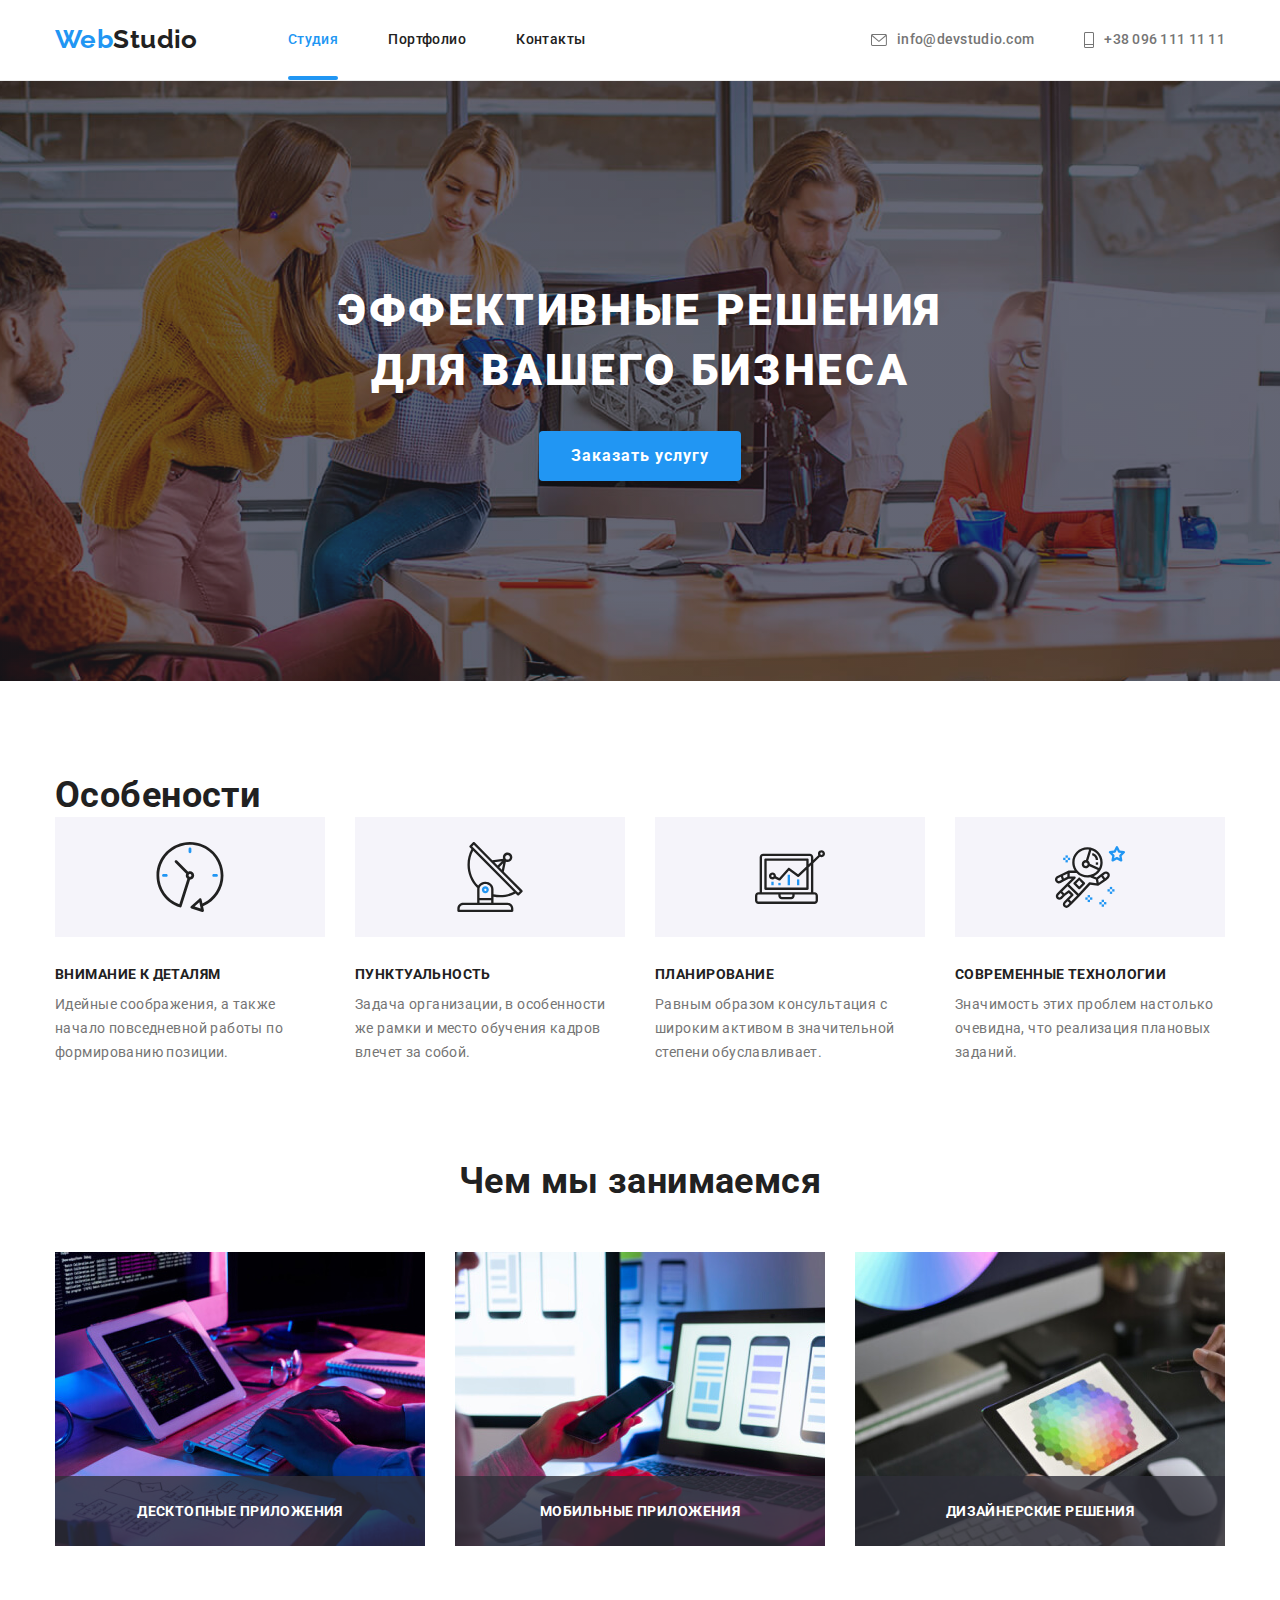
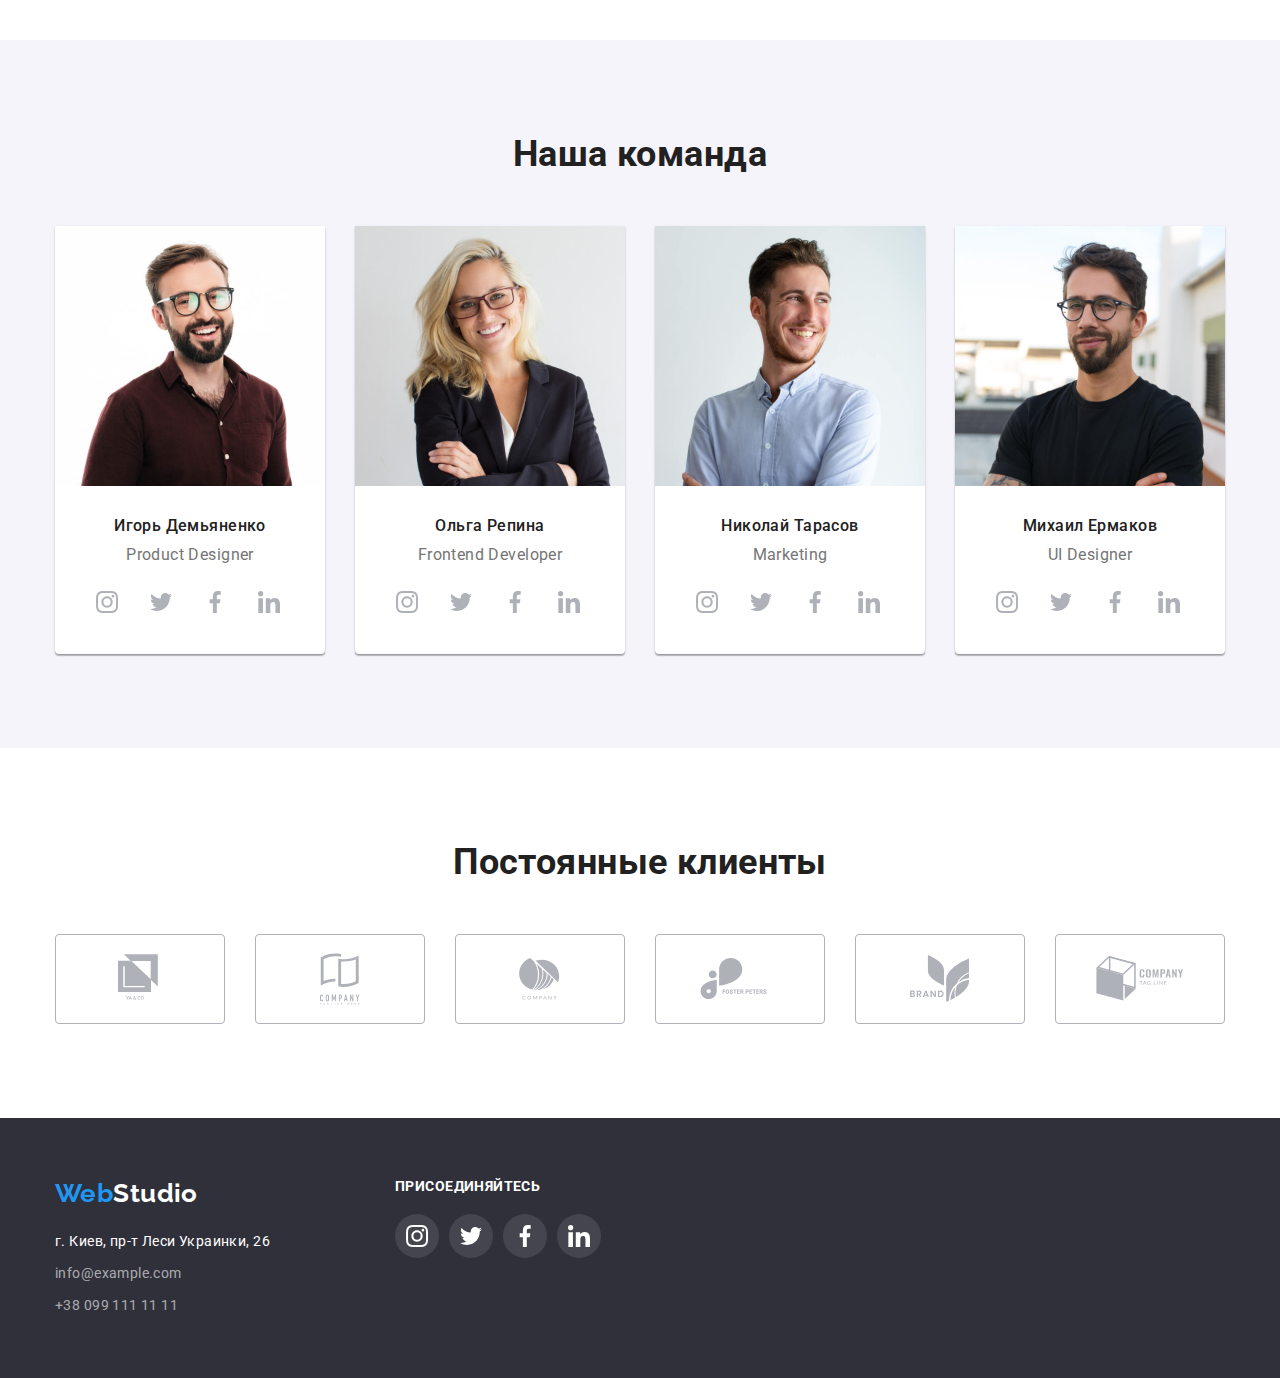
<file: index.html>
<!DOCTYPE html>
<html lang="ru">
  <head>
    <meta charset="UTF-8" />
    <meta name="viewport" content="width=device-width, initial-scale=1.0" />
    <title>Document</title>
    <link rel="preconnect" href="https://fonts.gstatic.com" />
    <link
      href="https://fonts.googleapis.com/css2?family=Raleway:wght@700&family=Roboto:wght@400;500;700;900&display=swap"
      rel="stylesheet"
    />
    <link
      rel="stylesheet"
      href="https://cdnjs.cloudflare.com/ajax/libs/modern-normalize/1.0.0/modern-normalize.min.css"
    />
    <link rel="stylesheet" href="./CSS/style.css" />
  </head>
  <body>
    <!--Шапка-->
    <header class="page-header">
      <div class="header-container container">
        <nav class="nav-header">
          <a href="/" class="logo">Web<span class="logo-color">Studio</span></a>

          <ul class="site-nav">
            <li class="nav-item"><a href="./index.html" class="link current">Студия</a></li>
            <li class="nav-item"><a href="./portfolio.html" class="link">Портфолио</a></li>
            <li class="nav-item"><a href="" class="link">Контакты</a></li>
          </ul>
        </nav>

        <ul class="second-nav">
          <li class="nav-item">
            <a href="" class="link">
              <svg class="second-nav-mail">
                <use class="second-nav-icon" href="./images/sprite.svg#mail"></use>
              </svg>
              info@devstudio.com
            </a>
          </li>
          <li class="nav-item">
            <a href="" class="link">
              <svg class="second-nav-smartphone">
                <use class="second-nav-icon" href="./images/sprite.svg#smartphone"></use>
              </svg>
              +38 096 111 11 11
            </a>
          </li>
        </ul>
      </div>
    </header>

    <main>
      <!--Герой-->
      <section class="hero-page">
        <div class="container">
          <h1 class="hero-title">
            Эффективные решения<br />
            для вашего бизнеса
          </h1>
          <button type="button" data-modal-open class="hero-btn">Заказать услугу</button>
        </div>
      </section>

      <!--Особенности-->
      <section class="section section-features">
        <div class="container">
          <h2 class="section-title" class="visually-hidden">Особености</h2>
          <ul class="features-list">
            <li class="features-item bgf-img1">
              <h3 class="section-title features">Внимание к деталям</h3>
              <p class="features-text">
                Идейные соображения, а также начало повседневной работы по формированию позиции.
              </p>
            </li>

            <li class="features-item bgf-img2">
              <h3 class="section-title features">Пунктуальность</h3>
              <p class="features-text">
                Задача организации, в особенности же рамки и место обучения кадров влечет за собой.
              </p>
            </li>

            <li class="features-item bgf-img3">
              <h3 class="section-title features">Планирование</h3>
              <p class="features-text">
                Равным образом консультация с широким активом в значительной степени обуславливает.
              </p>
            </li>

            <li class="features-item bgf-img4">
              <h3 class="section-title features">Современные технологии</h3>
              <p class="features-text">Значимость этих проблем настолько очевидна, что реализация плановых заданий.</p>
            </li>
          </ul>
        </div>
      </section>

      <!--Чем занимаемся-->
      <section class="section section-work">
        <div class="container">
          <h2 class="section-title name-page">Чем мы занимаемся</h2>
          <ul class="work-title">
            <li class="work-item">
              <img src="./images/Dex.jpg" alt="Декстопные приложения" width="370" />
              <p class="work-text">Десктопные приложения</p>
            </li>
            <li class="work-item">
              <img src="./images/phone.jpg" alt="Мобильные Приложения" width="370" />
              <p class="work-text">Мобильные приложения</p>
            </li>
            <li class="work-item">
              <img src="./images/dis.jpg" alt="Дизайнерские решения" width="370" />
              <p class="work-text">Дизайнерские решения</p>
            </li>
          </ul>
        </div>
      </section>

      <!--Команда-->
      <section class="section-comand">
        <div class="container">
          <h2 class="section-title name-page">Наша команда</h2>
          <ul class="team-list">
            <li class="team-item">
              <div class="team-img-container">
                <img src="./images/igor.jpg" alt="Игорь Демьяненко" width="270" />
              </div>
              <div class="team-text-container">
                <h3 class="section-title name">Игорь Демьяненко</h3>
                <p class="comand-text">Product Designer</p>
                <ul class="network-list">
                  <li class="network-item">
                    <a href="" class="network-link">
                      <svg class="network-icon">
                        <use class="icon" href="./images/sprite.svg#instagram"></use>
                      </svg>
                    </a>
                  </li>
                  <li class="network-item">
                    <a href="" class="network-link">
                      <svg class="network-icon">
                        <use class="icon" href="./images/sprite.svg#twitter"></use>
                      </svg>
                    </a>
                  </li>
                  <li class="network-item">
                    <a href="" class="network-link">
                      <svg class="network-icon">
                        <use class="icon" href="./images/sprite.svg#facebook"></use>
                      </svg>
                    </a>
                  </li>
                  <li class="network-item">
                    <a href="" class="network-link">
                      <svg class="network-icon">
                        <use class="icon" href="./images/sprite.svg#linkedin"></use>
                      </svg>
                    </a>
                  </li>
                </ul>
              </div>
            </li>

            <li class="team-item">
              <div class="team-img-container">
                <img src="./images/olga.jpg" alt="Ольга Репина" width="270" />
              </div>
              <div class="team-text-container">
                <h3 class="section-title name">Ольга Репина</h3>
                <p class="comand-text">Frontend Developer</p>
                <ul class="network-list">
                  <li class="network-item">
                    <a href="" class="network-link">
                      <svg class="network-icon">
                        <use class="icon" href="./images/sprite.svg#instagram"></use>
                      </svg>
                    </a>
                  </li>
                  <li class="network-item">
                    <a href="" class="network-link">
                      <svg class="network-icon">
                        <use class="icon" href="./images/sprite.svg#twitter"></use>
                      </svg>
                    </a>
                  </li>
                  <li class="network-item">
                    <a href="" class="network-link">
                      <svg class="network-icon">
                        <use class="icon" href="./images/sprite.svg#facebook"></use>
                      </svg>
                    </a>
                  </li>
                  <li class="network-item">
                    <a href="" class="network-link">
                      <svg class="network-icon">
                        <use class="icon" href="./images/sprite.svg#linkedin"></use>
                      </svg>
                    </a>
                  </li>
                </ul>
              </div>
            </li>

            <li class="team-item">
              <div class="team-img-container">
                <img src="./images/nikolya.jpg" alt="Николай Тарасов" width="270" />
              </div>
              <div class="team-text-container">
                <h3 class="section-title name">Николай Тарасов</h3>
                <p class="comand-text">Marketing</p>
                <ul class="network-list">
                  <li class="network-item">
                    <a href="" class="network-link">
                      <svg class="network-icon">
                        <use class="icon" href="./images/sprite.svg#instagram"></use>
                      </svg>
                    </a>
                  </li>
                  <li class="network-item">
                    <a href="" class="network-link">
                      <svg class="network-icon">
                        <use class="icon" href="./images/sprite.svg#twitter"></use>
                      </svg>
                    </a>
                  </li>
                  <li class="network-item">
                    <a href="" class="network-link">
                      <svg class="network-icon">
                        <use class="icon" href="./images/sprite.svg#facebook"></use>
                      </svg>
                    </a>
                  </li>
                  <li class="network-item">
                    <a href="" class="network-link">
                      <svg class="network-icon">
                        <use class="icon" href="./images/sprite.svg#linkedin"></use>
                      </svg>
                    </a>
                  </li>
                </ul>
              </div>
            </li>

            <li class="team-item">
              <div class="team-img-container">
                <img src="./images/mihail.jpg" alt="Михаил Ермаков" width="270" />
              </div>
              <div class="team-text-container">
                <h3 class="section-title name">Михаил Ермаков</h3>
                <p class="comand-text">UI Designer</p>
                <ul class="network-list">
                  <li class="network-item">
                    <a href="" class="network-link">
                      <svg class="network-icon">
                        <use class="icon" href="./images/sprite.svg#instagram"></use>
                      </svg>
                    </a>
                  </li>
                  <li class="network-item">
                    <a href="" class="network-link">
                      <svg class="network-icon">
                        <use class="icon" href="./images/sprite.svg#twitter"></use>
                      </svg>
                    </a>
                  </li>
                  <li class="network-item">
                    <a href="" class="network-link">
                      <svg class="network-icon">
                        <use class="icon" href="./images/sprite.svg#facebook"></use>
                      </svg>
                    </a>
                  </li>
                  <li class="network-item">
                    <a href="" class="network-link">
                      <svg class="network-icon">
                        <use class="icon" href="./images/sprite.svg#linkedin"></use>
                      </svg>
                    </a>
                  </li>
                </ul>
              </div>
            </li>
          </ul>
        </div>
      </section>

      <!-- Наши Клиенты -->
      <section class="section section-clients">
        <div class="container">
          <h2 class="section-title name-page">Постоянные клиенты</h2>
          <ul class="clients-list">
            <li class="clients-item">
              <a href="" class="clients-link">
                <svg class="clients-img" width="44px" height="49px">
                  <use class="clients-logo" href="./images/sprite.svg#logo1"></use>
                </svg>
              </a>
            </li>
            <li class="clients-item">
              <a href="" class="clients-link">
                <svg class="clients-img" width="40px" height="52px">
                  <use class="clients-logo" href="./images/sprite.svg#logo2"></use>
                </svg>
              </a>
            </li>
            <li class="clients-item">
              <a href="" class="clients-link">
                <svg class="clients-img" width="41px" height="42px">
                  <use class="clients-logo" href="./images/sprite.svg#logo3"></use>
                </svg>
              </a>
            </li>
            <li class="clients-item">
              <a href="" class="clients-link">
                <svg class="clients-img" width="80px" height="42px">
                  <use class="clients-logo" href="./images/sprite.svg#logo4"></use>
                </svg>
              </a>
            </li>
            <li class="clients-item">
              <a href="" class="clients-link">
                <svg class="clients-img" width="59px" height="47px">
                  <use class="clients-logo" href="./images/sprite.svg#logo5"></use>
                </svg>
              </a>
            </li>
            <li class="clients-item">
              <a href="" class="clients-link">
                <svg class="clients-img" width="88px" height="45px">
                  <use class="clients-logo" href="./images/logo6.svg#logo6"></use>
                </svg>
              </a>
            </li>
          </ul>
        </div>
      </section>
    </main>

    <!--Подвал-->
    <footer class="footer-page">
      <div class="container">
        <div class="footer-address-container">
          <a href="/" class="logo">Web<span class="logo-color footer">Studio</span></a>

          <address class="footer-content">
            <ul class="footer-list">
              <li class="footer-list-item">
                <a href="https://goo.gl/maps/4PFyWTzTnwLAxrPg8 " rel="“noopener" class="link"
                  >г. Киев, пр-т Леси Украинки, 26</a
                >
              </li>
              <li class="footer-list-item">
                <a href="mailto:info@example.com" class="link rgba">info@example.com</a>
              </li>

              <li class="footer-list-item">
                <a href="tel:+380991111111" class="link rgba">+38 099 111 11 11</a>
              </li>
            </ul>
          </address>
        </div>

        <div class="soshial-link-container">
          <h2 class="section-title soshial-link-title">присоединяйтесь</h2>
          <ul class="soshial-link-list">
            <li class="soshial-link-item">
              <a href="" class="soshial-link">
                <svg class="network-icon">
                  <use class="icon" href="./images/sprite.svg#instagram"></use>
                </svg>
              </a>
            </li>
            <li class="soshial-link-item">
              <a href="" class="soshial-link">
                <svg class="network-icon">
                  <use class="icon" href="./images/sprite.svg#twitter"></use>
                </svg>
              </a>
            </li>
            <li class="soshial-link-item">
              <a href="" class="soshial-link">
                <svg class="network-icon">
                  <use class="icon" href="./images/sprite.svg#facebook"></use>
                </svg>
              </a>
            </li>
            <li class="soshial-link-item">
              <a href="" class="soshial-link">
                <svg class="network-icon">
                  <use class="icon" href="./images/sprite.svg#linkedin"></use>
                </svg>
              </a>
            </li>
          </ul>
        </div>
      </div>
    </footer>

    <div class="backdrop is-hidden" data-modal>
      <div class="backdrop-window">
        <button type="button" data-modal-close class="backdrop-btn">
          <svg class="icon-exit">
            <use href="./images/sprite.svg#close-black"></use>
          </svg>
        </button>
      </div>
    </div>

    <script src="./js/modal.js"></script>
  </body>
</html>
</file>
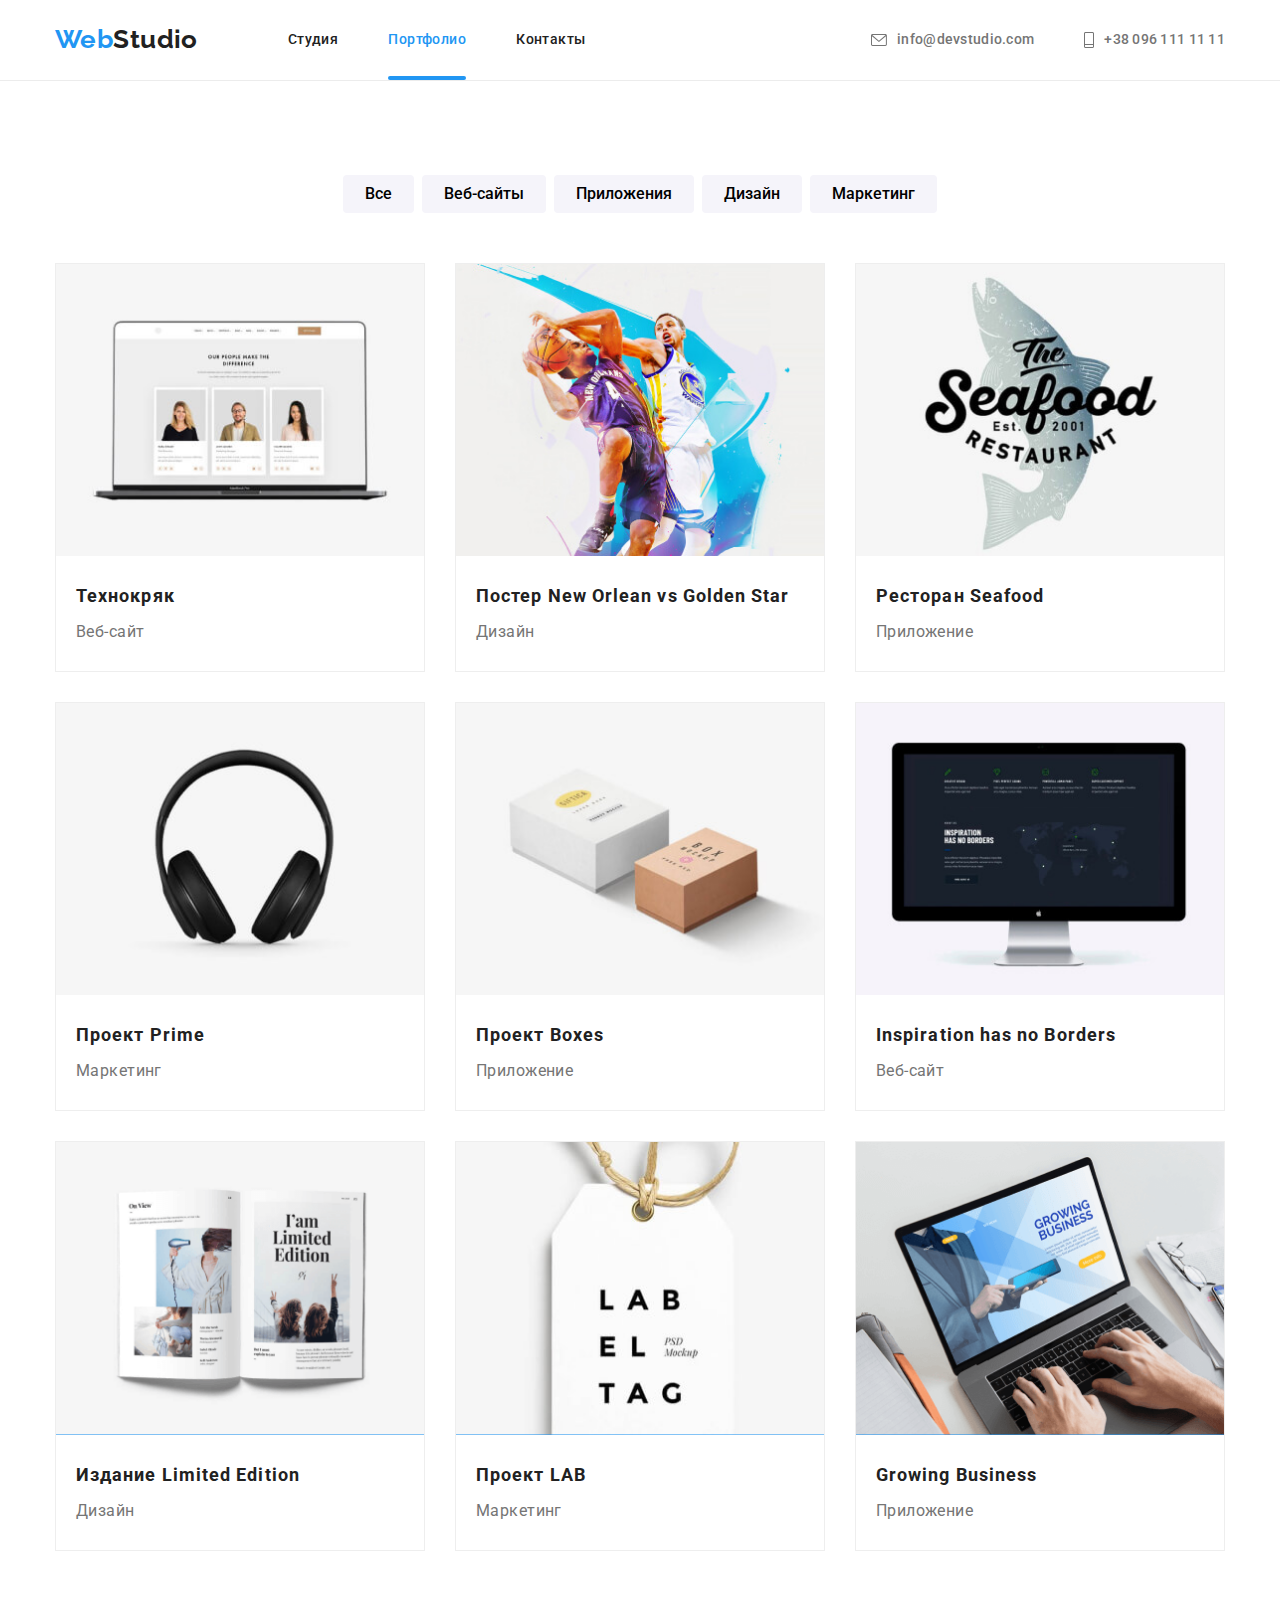
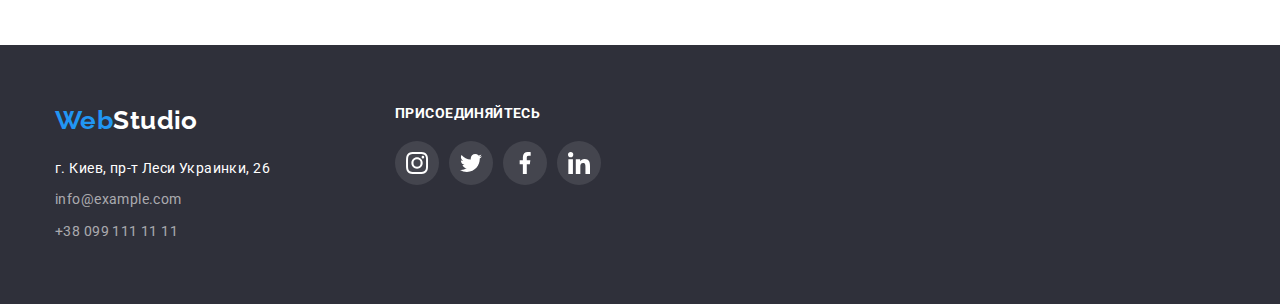
<file: portfolio.html>
<!DOCTYPE html>
<html lang="ru">
  <head>
    <meta charset="UTF-8" />
    <meta name="viewport" content="width=device-width, initial-scale=1.0" />
    <title>Document</title>
    <link rel="preconnect" href="https://fonts.gstatic.com" />
    <link
      href="https://fonts.googleapis.com/css2?family=Raleway:wght@700&family=Roboto:wght@400;500;700;900&display=swap"
      rel="stylesheet"
    />
    <link
      rel="stylesheet"
      href="https://cdnjs.cloudflare.com/ajax/libs/modern-normalize/1.0.0/modern-normalize.min.css"
    />
    <link rel="stylesheet" href="./CSS/style.css" />
  </head>
  <body>
    <!--Шапка-->
    <header class="page-header">
      <div class="header-container container">
        <nav class="nav-header">
          <a href="/" class="logo">Web<span class="logo-color">Studio</span></a>

          <ul class="site-nav">
            <li class="nav-item"><a href="./index.html" class="link">Студия</a></li>
            <li class="nav-item"><a href="./portfolio.html" class="link current">Портфолио</a></li>
            <li class="nav-item"><a href="" class="link">Контакты</a></li>
          </ul>
        </nav>

        <ul class="second-nav">
          <li class="nav-item">
            <a href="" class="link">
              <svg class="second-nav-mail">
                <use class="second-nav-icon" href="./images/sprite.svg#mail"></use>
              </svg>
              info@devstudio.com
            </a>
          </li>
          <li class="nav-item">
            <a href="" class="link">
              <svg class="second-nav-smartphone">
                <use class="second-nav-icon" href="./images/sprite.svg#smartphone"></use>
              </svg>
              +38 096 111 11 11
            </a>
          </li>
        </ul>
      </div>
    </header>

    <main class="portfolio-main-container">
      <div class="container">
        <section class="section portfolio-section">
          <h1 class="visually-hidden">Список проектов</h1>

          <!-- Фильтр -->
          <ul class="filter-container">
            <li class="filter-list">
              <button type="button" class="filter">Все</button>
            </li>
            <li class="filter-list">
              <button type="button" class="filter">Веб-сайты</button>
            </li>
            <li class="filter-list">
              <button type="button" class="filter">Приложения</button>
            </li>
            <li class="filter-list">
              <button type="button" class="filter">Дизайн</button>
            </li>
            <li class="filter-list">
              <button type="button" class="filter">Маркетинг</button>
            </li>
          </ul>

          <!-- Список -->
          <ul class="flex-container">
            <li class="portfolio-box">
              <a href="" class="filter-link">
                <div class="filter-img">
                  <img src="./images/tehnocrac.jpg" alt="Веб-сайт Технокряк" width="370" />
                  <p class="portfolio-opacity-text">
                    Технокряк это современная площадка распространения коронавируса. Компании используют эту платформу
                    для цифрового шпионажа и атак на защищённые сервера конкурентов.
                  </p>
                </div>
                <div class="filter-contant-container">
                  <h2 class="section-title filter-page">Технокряк</h2>
                  <p class="filter-text">Веб-сайт</p>
                </div>
              </a>
            </li>
            <li class="portfolio-box">
              <a href="" class="filter-link">
                <div class="filter-img">
                  <img src="./images/new-orlean.jpg" alt="Баскетбольная команда New Orlean" width="370" />
                  <p class="portfolio-opacity-text">
                    Технокряк это современная площадка распространения коронавируса. Компании используют эту платформу
                    для цифрового шпионажа и атак на защищённые сервера конкурентов.
                  </p>
                </div>
                <div class="filter-contant-container">
                  <h2 class="section-title filter-page">Постер New Orlean vs Golden Star</h2>
                  <p class="filter-text">Дизайн</p>
                </div>
              </a>
            </li>
            <li class="portfolio-box">
              <a href="" class="filter-link">
                <div class="filter-img">
                  <img src="./images/seafood.jpg" alt="Ресторан Seafood" width="370" />
                  <p class="portfolio-opacity-text">
                    Технокряк это современная площадка распространения коронавируса. Компании используют эту платформу
                    для цифрового шпионажа и атак на защищённые сервера конкурентов.
                  </p>
                </div>
                <div class="filter-contant-container">
                  <h2 class="section-title filter-page">Ресторан Seafood</h2>
                  <p class="filter-text">Приложение</p>
                </div>
              </a>
            </li>
            <li class="portfolio-box">
              <a href="" class="filter-link">
                <div class="filter-img">
                  <img src="./images/prime.jpg" alt="Блютуз наушники" width="370" />
                  <p class="portfolio-opacity-text">
                    Технокряк это современная площадка распространения коронавируса. Компании используют эту платформу
                    для цифрового шпионажа и атак на защищённые сервера конкурентов.
                  </p>
                </div>
                <div class="filter-contant-container">
                  <h2 class="section-title filter-page">Проект Prime</h2>
                  <p class="filter-text">Маркетинг</p>
                </div>
              </a>
            </li>
            <li class="portfolio-box">
              <a href="" class="filter-link">
                <div class="filter-img">
                  <img src="./images/boxes.jpg" alt="коробки" width="370" />
                  <p class="portfolio-opacity-text">
                    Технокряк это современная площадка распространения коронавируса. Компании используют эту платформу
                    для цифрового шпионажа и атак на защищённые сервера конкурентов.
                  </p>
                </div>
                <div class="filter-contant-container">
                  <h2 class="section-title filter-page">Проект Boxes</h2>
                  <p class="filter-text">Приложение</p>
                </div>
              </a>
            </li>
            <li class="portfolio-box">
              <a href="" class="filter-link">
                <div class="filter-img">
                  <img src="./images/no-borders.jpg" alt="Веб-сайт Inspiration has no Borders" width="370" />
                  <p class="portfolio-opacity-text">
                    Технокряк это современная площадка распространения коронавируса. Компании используют эту платформу
                    для цифрового шпионажа и атак на защищённые сервера конкурентов.
                  </p>
                </div>
                <div class="filter-contant-container">
                  <h2 class="section-title filter-page">Inspiration has no Borders</h2>
                  <p class="filter-text">Веб-сайт</p>
                </div>
              </a>
            </li>
            <li class="portfolio-box">
              <a href="" class="filter-link">
                <div class="filter-img">
                  <img src="./images/edition.png" alt="Веб-сайт Limited Edition" width="370" />
                  <p class="portfolio-opacity-text">
                    Технокряк это современная площадка распространения коронавируса. Компании используют эту платформу
                    для цифрового шпионажа и атак на защищённые сервера конкурентов.
                  </p>
                </div>
                <div class="filter-contant-container">
                  <h2 class="section-title filter-page">Издание Limited Edition</h2>
                  <p class="filter-text">Дизайн</p>
                </div>
              </a>
            </li>
            <li class="portfolio-box">
              <a href="" class="filter-link">
                <div class="filter-img">
                  <img src="./images/lab.jpg" alt="Бирка" width="370" />
                  <p class="portfolio-opacity-text">
                    Технокряк это современная площадка распространения коронавируса. Компании используют эту платформу
                    для цифрового шпионажа и атак на защищённые сервера конкурентов.
                  </p>
                </div>
                <div class="filter-contant-container">
                  <h2 class="section-title filter-page">Проект LAB</h2>
                  <p class="filter-text">Маркетинг</p>
                </div>
              </a>
            </li>
            <li class="portfolio-box">
              <a href="" class="filter-link">
                <div class="filter-img">
                  <img src="./images/Growing-Business.png" alt="Приложение Growing Business" width="370" />
                  <p class="portfolio-opacity-text">
                    Технокряк это современная площадка распространения коронавируса. Компании используют эту платформу
                    для цифрового шпионажа и атак на защищённые сервера конкурентов.
                  </p>
                </div>
                <div class="filter-contant-container">
                  <h2 class="section-title filter-page">Growing Business</h2>
                  <p class="filter-text">Приложение</p>
                </div>
              </a>
            </li>
          </ul>
        </section>
      </div>
    </main>

    <!--Подвал-->
    <footer class="footer-page">
      <div class="container">
        <div class="footer-address-container">
          <a href="/" class="logo">Web<span class="logo-color footer">Studio</span></a>

          <address class="footer-content">
            <ul class="footer-list">
              <li class="footer-list-item">
                <a href="https://goo.gl/maps/4PFyWTzTnwLAxrPg8 " rel="“noopener" class="link"
                  >г. Киев, пр-т Леси Украинки, 26</a
                >
              </li>
              <li class="footer-list-item">
                <a href="mailto:info@example.com" class="link rgba">info@example.com</a>
              </li>

              <li class="footer-list-item">
                <a href="tel:+380991111111" class="link rgba">+38 099 111 11 11</a>
              </li>
            </ul>
          </address>
        </div>

        <div class="soshial-link-container">
          <h2 class="section-title soshial-link-title">присоединяйтесь</h2>
          <ul class="soshial-link-list">
            <li class="soshial-link-item">
              <a href="" class="soshial-link">
                <svg class="network-icon">
                  <use class="icon" href="./images/sprite.svg#instagram"></use>
                </svg>
              </a>
            </li>
            <li class="soshial-link-item">
              <a href="" class="soshial-link">
                <svg class="network-icon">
                  <use class="icon" href="./images/sprite.svg#twitter"></use>
                </svg>
              </a>
            </li>
            <li class="soshial-link-item">
              <a href="" class="soshial-link">
                <svg class="network-icon">
                  <use class="icon" href="./images/sprite.svg#facebook"></use>
                </svg>
              </a>
            </li>
            <li class="soshial-link-item">
              <a href="" class="soshial-link">
                <svg class="network-icon">
                  <use class="icon" href="./images/sprite.svg#linkedin"></use>
                </svg>
              </a>
            </li>
          </ul>
        </div>
      </div>
    </footer>
  </body>
</html>
</file>
<file: CSS/style.css>
:root {
  --text-color: #757575;
  --text-black-color: #212121;
  --text-wite-color: #ffffff;
  --text-accent: #2196f3;
  --text-background-color: #e5e5e5;
  --background-second-color: #f5f4fa;
  --footer-bg-color: #2f303a;
  --border-: 1px solid #eeeeee;
  --cubic: cubic-bezier(0.4, 0, 0.2, 1);
}

button {
  outline: none;
  list-style: none;
}

img {
  display: block;
  max-width: 100%;
  height: auto;
}

* {
  margin: 0;
  padding: 0;
}

body {
  background: var(--text-wite-color);
  color: var(--text-color);

  font-family: Roboto, sans-serif;
  letter-spacing: 0.03em;
  font-size: 14px;
  line-height: 1.71;
}

h1,
h2,
h3,
h4 {
  font-family: Roboto, sans-serif;
}

ul {
  list-style: none;
  margin: 0px;
  padding: 0px;
}

/* =================Header================= */

.page-header {
  display: flex;
  justify-content: center;
  align-items: center;
  border-bottom: 1px solid #ececec;

  background-color: var(--text-wite-color);
}

/* =================END Header================= */

/* ===================logo================ */

.logo {
  color: var(--text-accent);
  font-family: Raleway;
  font-weight: 700;
  font-size: 26px;
  line-height: 1.2;
  text-decoration: none;
}

.logo-color {
  color: var(--text-black-color);
}

/* ===================END logo================ */

.header-container {
  display: flex;
  align-items: center;
  justify-content: space-between;
}

/* =====================NAVIGATION=============== */

.nav-header {
  display: flex;
  justify-content: space-between;
  align-items: center;
  margin-right: auto;
}

.site-nav {
  display: flex;
  margin-left: 90px;
}

.site-nav .link:focus,
.site-nav .link:hover {
  color: var(--text-accent);
}

.site-nav .nav-item:not(:last-child) {
  margin-right: 50px;
}

.site-nav .link {
  display: block;
  padding: 32px 0;

  color: var(--text-black-color);
  font-weight: 500;
  font-size: 14px;
  line-height: 1.14;
  text-decoration: none;
}
.site-nav .link.current {
  color: var(--text-accent);
  display: block;
  position: relative;
}

.site-nav .link.current::after {
  content: '';
  position: absolute;
  left: 0;
  bottom: 0;

  display: block;
  width: 100%;
  height: 4px;
  background-color: var(--text-accent);
  border-radius: 2px;
}

/* =====================END NAVIGATION=============== */

/* =====================Second NAVIGATION=============== */

.second-nav {
  display: flex;
}

.second-nav .nav-item:not(:last-child) {
  margin-right: 50px;
}

.second-nav .link {
  color: var(--text-color);
  font-weight: 500;
  font-size: 14px;
  line-height: 1.4;
  letter-spacing: 0.02em;
  text-decoration: none;

  transition: color 250ms cubic-bezier(0.4, 0, 0.2, 1), fill 250ms cubic-bezier(0.4, 0, 0.2, 1);
}

.second-nav .second-nav-mail {
  width: 16px;
  height: 12px;
  fill: var(--text-color);
  margin-right: 10px;
}

.second-nav .second-nav-smartphone {
  width: 10px;
  height: 16px;
  fill: var(--text-color);
  margin-right: 10px;
}

.second-nav .link:focus,
.second-nav .link:hover {
  color: var(--text-accent);
}

.link:focus .second-nav-mail,
.link:hover .second-nav-mail {
  fill: var(--text-accent);
}

.link:focus .second-nav-smartphone,
.link:hover .second-nav-smartphone {
  fill: var(--text-accent);
}

.nav-item .link {
  display: flex;
  align-items: center;
}
/* =====================END Second NAVIGATION=============== */

/* =================END Header================= */

/* =================HERO================  */

.hero-page .hero-title {
  color: var(--text-wite-color);
  font-weight: 900;
  font-size: 44px;
  line-height: 1.36;
  text-align: center;
  letter-spacing: 0.06em;
  text-transform: uppercase;
}

.hero-page .hero-btn {
  color: var(--text-wite-color);
  font-weight: 700;
  font-size: 16px;
  line-height: 1.87;
  display: flex;
  align-items: center;
  text-align: center;
  letter-spacing: 0.06em;
  background-color: var(--text-accent);
  border: none;
  box-shadow: 0px 4px 4px rgba(0, 0, 0, 0.15);
  border-radius: 4px;
  cursor: pointer;
}

/* .hero-page .hero-btn:focus,
.hero-page .hero-btn:hover {
  color: var(--text-black-color);
  background-color: var(--background-second-color);
} */

.hero-page {
  background-color: #c4c4c4;
  margin: 0 auto;
  padding-top: 200px;
  padding-bottom: 200px;
  text-align: center;
  max-width: 1600px;

  background-image: linear-gradient(rgba(47, 48, 58, 0.4), rgba(47, 48, 58, 0.4)), url(../images/hero/Img-png.png);
  background-position: center;
  background-repeat: no-repeat;
  background-size: cover;
}

.hero-page .hero-btn {
  color: var(--text-wite-color);
  background-color: var(--text-accent);
  font-weight: 700;
  font-size: 16px;
  line-height: 1.9;
  align-items: center;
  text-align: center;
  letter-spacing: 0.06em;
}

.hero-btn {
  text-align: center;
  margin-left: auto;
  margin-right: auto;
  margin-top: 30px;
  padding: 10px 0;
  padding-left: 32px;
  padding-right: 32px;
  box-shadow: 0px 4px 4px rgba(0, 0, 0, 0.15);
}

/* =================END HERO================  */

.section .section-title,
.section-comand .section-title {
  color: var(--text-black-color);
  font-weight: 700;
  font-size: 36px;
  line-height: 1.16;
}

.section .filter {
  background-color: var(--background-second-color);
  font-family: inherit;
}

.section .filter:focus,
.section .filter:hover {
  color: var(--text-accent);
}

.section .filter-text {
  color: var(--text-color);
}

.section .section-title.name-page {
  font-weight: 700;
  font-size: 36px;
  line-height: 1.16;
  text-align: center;
}

.section .section-title.features {
  font-weight: 700;
  font-size: 14px;
  line-height: 1.14;
  text-transform: uppercase;
}

.visually-hidden {
  position: absolute !important;
  clip: rect(1px 1px 1px 1px);
  clip: rect(1px, 1px, 1px, 1px);
  padding: 0 !important;
  border: 0 !important;
  height: 1px !important;
  width: 1px !important;
  overflow: hidden;
}

/* =====================FEARURES================ */

.features-item {
  margin-left: 30px;
}

.section-features {
  padding-top: 94px;
  padding-bottom: 48px;
}

.features-list {
  display: flex;
  flex-wrap: wrap;
  margin-left: -30px;
}

.features-item {
  flex-basis: calc((100% - 30px * 4) / 4);
}

.features-text {
  margin-top: 10px;
}

.features-item:before {
  content: '';
  display: block;
  margin-bottom: 30px;
  background-repeat: no-repeat;
  background-position: center;
  background-color: var(--background-second-color);
  /* width: 270px; */
  height: 120px;
}

.bgf-img1::before {
  background-image: url(../images/features/bg1.svg);
}

.bgf-img2::before {
  background-image: url(../images/features/bg2.svg);
}

.bgf-img3::before {
  background-image: url(../images/features/bg3.svg);
}

.bgf-img4::before {
  background-image: url(../images/features/bg4.svg);
}

/* =====================FEARURES================ */

/* ================ЧЕМ ЗАНИМАЕМСЯ============== */

.section-work .section-title.name-page {
  margin-bottom: 50px;
}

.section-work {
  padding-top: 48px;
  padding-bottom: 94px;
}

.work-title {
  display: flex;
  flex-wrap: wrap;
  margin-left: -30px;
  justify-content: center;
  align-items: center;
}

.work-title > .work-item {
  flex-basis: calc((100% - 30px * 3) / 3);
  margin-left: 30px;
  position: relative;
}

.work-text {
  display: flex;
  justify-content: center;
  align-items: center;
  height: 70px;
  width: 100%;
  background: rgba(47, 48, 58, 0.8);
  top: 76%;
  position: absolute;

  font-weight: 700;
  font-size: 14px;
  line-height: 1.143;
  text-transform: uppercase;
  color: var(--text-wite-color);
}

/* ================ КОНЕЦ ЧЕМ ЗАНИМАЕМСЯ============== */

/* ======================TEAM=================== */

.section-comand .section-title.name-page {
  font-weight: 700;
  font-size: 36px;
  line-height: 1.16;
  text-align: center;
  margin-bottom: 50px;
}

.section-comand {
  background-color: var(--background-second-color);
  padding-top: 94px;
  padding-bottom: 94px;
}

.team-list {
  display: flex;
  flex-wrap: wrap;
  margin-left: -30px;
  border-radius: 0px 0px 4px 4px;
}

.team-list > .team-item {
  flex-basis: calc((100% - 30px * 4) / 4);
}

.team-item {
  border-radius: 0px 0px 4px 4px;
  background-color: var(--text-wite-color);
  margin-left: 30px;
  box-shadow: 0px 1px 3px rgba(0, 0, 0, 0.12), 0px 1px 1px rgba(0, 0, 0, 0.14), 0px 2px 1px rgba(0, 0, 0, 0.2);

  /* transition: background-color 250ms cubic-bezier(0.4, 0, 0.2, 1); */
}

.section-comand .section-title.name {
  font-weight: 500;
  font-size: 16px;
  line-height: 1.19;
  text-align: center;
}

.section-comand .comand-text {
  font-weight: 400;
  font-size: 16px;
  line-height: 1.19;
  text-align: center;
  margin-top: 10px;
}

.team-text-container {
  padding: 30px;
}

.network-list {
  display: inline-flex;
  margin-top: 16px;
}

/* .network-link {
  transition: background-color 250ms var(--cubic);
} */

.network-link:focus,
.network-link:hover {
  display: flex;
  width: 44px;
  height: 44px;
  background-color: var(--text-accent);
  border-radius: 50%;
}

.network-link:focus .network-icon,
.network-link:hover .network-icon {
  fill: #ffffff;
}

.network-item:not(:last-child) {
  margin-right: 10px;
}

.network-link {
  width: 44px;
  height: 44px;
  display: inline-flex;
  justify-content: center;
  align-items: center;
  border-radius: 50%;

  transition: background-color 250ms var(--cubic), fill 250ms var(--cubic);
}

.network-icon {
  width: 22px;
  height: 22px;
  fill: #afb1b8;

  transition: fill 250ms cubic-bezier(0.4, 0, 0.2, 1);
}

/* ======================END TEAM=================== */

/* =========================== CLIENTS ========================== */

.section-clients {
  padding-top: 94px;
  padding-bottom: 94px;
}

.clients-list {
  display: flex;
  margin-top: 50px;
  flex-wrap: wrap;
  margin-left: -30px;
}

.clients-item {
  display: flex;
  justify-content: center;
  align-items: center;
  margin-left: 30px;
  flex-basis: calc((100% - 30px * 6) / 6);
}

.clients-img {
  display: block;
}

.clients-logo {
  fill: #afb1b8;
}

.clients-link {
  display: flex;
  width: 100%;
  height: 90px;
  fill: var(--text-accent);
  box-sizing: border-box;
  justify-content: center;
  align-items: center;
  border: 1px solid #afb1b8;
  border-radius: 4px;

  transition: border 250ms cubic-bezier(0.4, 0, 0.2, 1), fill 250ms var(--cubic);
}

.clients-link:hover,
.clients-link:focus {
  border-radius: 4px;
  border: 1px solid var(--text-accent);
}

.clients-link:hover .clients-logo,
.clients-link:focus .clients-logo {
  fill: var(--text-accent);
}

/* ======================== END CLIENTS ============================= */

/* ===================FOOTER========================== */

.footer-page {
  background-color: var(--footer-bg-color);
  text-decoration: none;
  display: flex;
  justify-content: center;
  align-items: center;
}

.footer-page > .container {
  display: flex;
}

.footer-page .link {
  color: var(--text-wite-color);
  text-decoration: none;

  transition: color 250ms var(--cubic);
}

.footer-page .link.rgba {
  color: rgba(255, 255, 255, 0.6);
  text-decoration: none;
}

.logo-color.footer {
  color: var(--text-wite-color);
}

.footer-page .link:focus,
.footer-page .link:hover {
  color: var(--text-accent);
}

.footer-content {
  margin-top: 20px;

  font-style: normal;
}

.footer-address-container {
  width: 270px;
  padding: 60px 0;
  align-items: flex-start;
}

.footer-list-item {
  margin-top: 8px;
}

.soshial-link-container {
  width: 270px;
  padding: 60px 0;
  align-items: flex-start;
  margin-left: 70px;
}

.soshial-link-title {
  font-weight: 700;
  font-size: 14px;
  line-height: 1.142;
  letter-spacing: 0.03em;
  text-transform: uppercase;
  color: var(--text-wite-color);
}

.soshial-link-list {
  display: flex;
}

.soshial-link-item:not(:last-child) {
  margin-right: 10px;
}

.soshial-link-item {
  margin-top: 20px;
  background-color: rgba(255, 255, 255, 0.1);
  border-radius: 50%;

  /* transition: background-color 250ms cubic-bezier(0.4, 0, 0.2, 1); */
}

.soshial-link {
  width: 44px;
  height: 44px;
  display: inline-flex;
  justify-content: center;
  align-items: center;
  border-radius: 50%;

  transition: background-color 250ms cubic-bezier(0.4, 0, 0.2, 1);
}

.soshial-link .icon {
  width: 22px;
  height: 22px;
  fill: var(--text-wite-color);
}

.soshial-link:hover,
.soshial-link:focus {
  display: flex;
  width: 44px;
  height: 44px;
  background-color: #2196f3;
  border-radius: 50%;
}

/* =================== END FOOTER ========================== */

/* ========== Modal =============== */

.backdrop {
  position: fixed;
  top: 0;
  left: 0;
  z-index: 100;

  width: 100%;
  height: 100%;
  background-color: rgba(0, 0, 0, 0.2);

  transition: all 250ms var(--cubic);
}

.backdrop-window {
  position: absolute;
  top: 50%;
  left: 50%;
  transform: translate(-50%, -50%);

  width: 528px;
  height: 581px;
  background: #ffffff;
  box-shadow: 0px 1px 3px rgba(0, 0, 0, 0.12), 0px 1px 1px rgba(0, 0, 0, 0.14), 0px 2px 1px rgba(0, 0, 0, 0.2);
  border-radius: 4px;
}

.backdrop-btn {
  position: absolute;
  right: 8px;
  top: 8px;
  width: 30px;
  height: 30px;

  background: #ffffff;
  border: 1px solid rgba(0, 0, 0, 0.1);
  border-radius: 50%;

  display: flex;
  justify-content: center;
  align-items: center;

  transition: border 250ms var(--cubic);
}

.icon-exit {
  width: 11px;
  height: 11px;

  transition: fill 250ms var(--cubic);
}

.is-hidden {
  opacity: 0;
  visibility: hidden;
  pointer-events: none;
}

.backdrop-btn:focus,
.backdrop-btn:hover {
  border: 1px solid var(--text-accent);
}

.backdrop-btn:focus .icon-exit,
.backdrop-btn:hover .icon-exit {
  fill: var(--text-accent);
}

/* ========== END Modal =============== */

/* ==================== Portfolio ==================== */

.container {
  width: 1200px;
  margin-left: auto;
  margin-right: auto;
  padding-left: 15px;
  padding-right: 15px;
}

/* ==================== Portfolio ==================== */

/* ================ filter ================ */

.portfolio-main-container {
  background-color: var(--text-wite-color);
}

.filter-container {
  align-items: center;
  justify-content: center;
  display: flex;
  margin-bottom: 50px;
}

.filter-list:not(:last-child) {
  margin-right: 8px;
}

.filter-list .filter {
  padding: 6px 22px;
  border-radius: 4px;
  background-color: var(--background-second-color);

  text-align: center;
  font-weight: 500;
  font-size: 16px;
  line-height: 1.8;
}

.section .filter {
  font-weight: 500;
  font-size: 16px;
  line-height: 1.62;

  background: #f5f4fa;
  border-radius: 4px;
  border: none;

  transition: background-color 250ms cubic-bezier(0.4, 0, 0.2, 1), color 250ms cubic-bezier(0.4, 0, 0.2, 1);
}

.section .filter:focus,
.section .filter:hover {
  background: var(--text-accent);
  color: var(--text-wite-color);
  border-radius: 4px;
  box-shadow: 0px 3px 1px rgba(0, 0, 0, 0.1), 0px 1px 2px rgba(0, 0, 0, 0.08), 0px 2px 2px rgba(0, 0, 0, 0.12);
}

/* ================ END filter ================ */

/*  ==================== Список фильтра ================= */

.flex-container {
  display: flex;
  flex-wrap: wrap;
  margin-left: -30px;
  margin-top: -30px;
}

.portfolio-box {
  margin-left: 30px;
  margin-top: 30px;
  flex-basis: calc((100% - 30px * 3) / 3);
  border: var(--border-);
  box-sizing: border-box;
}

.filter-img {
  position: relative;
  overflow: hidden;
}

.portfolio-opacity-text {
  position: absolute;
  top: 0;

  width: 100%;
  height: 100%;
  padding: 63px 24px;
  background: rgba(33, 150, 243, 0.9);

  font-size: 18px;
  line-height: 1.555;
  letter-spacing: 0.03em;
  color: #ffffff;

  transform: translateY(100%);
  transition: transform 250ms cubic-bezier(0.4, 0, 0.2, 1);
}

.section .section-title.filter-page {
  font-size: 18px;
  line-height: 1.83;
  letter-spacing: 0.06em;
}

.section .filter-text {
  margin-top: 4px;

  font-weight: 400;
  font-size: 16px;
  line-height: 1.87;
}

.filter-link:hover .portfolio-opacity-text,
.filter-link:focus .portfolio-opacity-text {
  transform: translateY(0);
}

/* .section .filter-link:focus,
.section .filter-link:hover {
  color: var(--text-accent);
} */

.filter-link:focus,
.filter-link:hover {
  box-shadow: 0px 1px 1px rgba(0, 0, 0, 0.12), 0px 4px 4px rgba(0, 0, 0, 0.06), 1px 4px 6px rgba(0, 0, 0, 0.16);
  color: var(--text-accent);
}

.section .filter-link {
  text-decoration: none;
  display: block;
  position: relative;

  transition: box-shadow 250ms cubic-bezier(0.4, 0, 0.2, 1);
}

.filter-contant-container {
  padding: 24px 20px;
}

.portfolio-section {
  padding: 94px 0;
}
/* ====================END Portfolio==================== */
</file>
